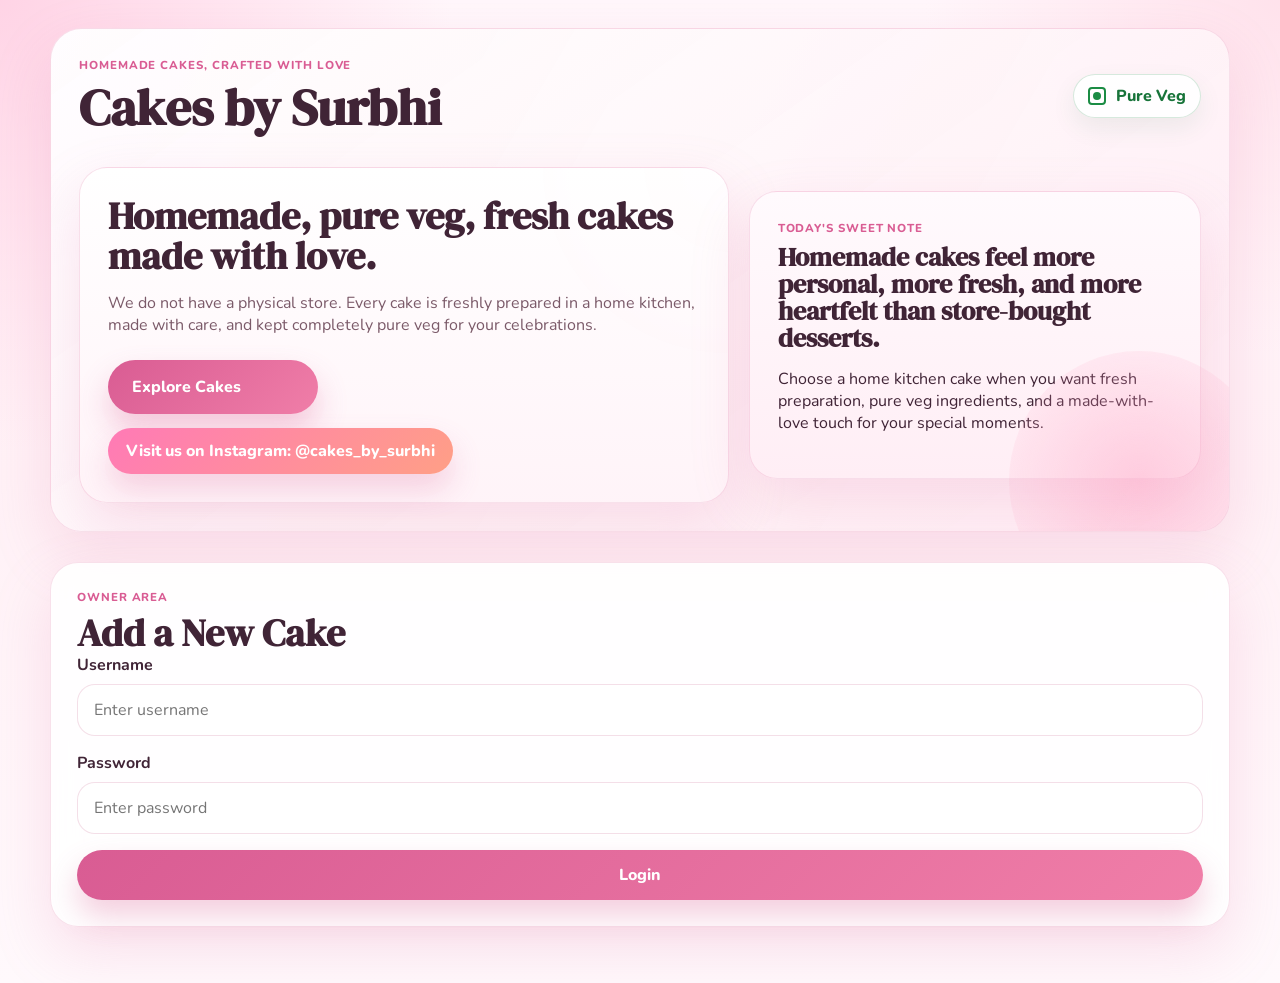
<file: index.html>
<!DOCTYPE html>
<html lang="en">
<head>
  <meta charset="UTF-8">
  <meta name="viewport" content="width=device-width, initial-scale=1.0">
  <title>Cakes by Surbhi</title>
  <link rel="preconnect" href="https://fonts.googleapis.com">
  <link rel="preconnect" href="https://fonts.gstatic.com" crossorigin>
  <link href="https://fonts.googleapis.com/css2?family=DM+Serif+Display:ital@0;1&family=Nunito:wght@400;500;700;800&display=swap" rel="stylesheet">
  <link rel="stylesheet" href="styles.css">
</head>
<body data-page="home">
  <div class="page-shell">
    <header class="hero">
      <nav class="topbar">
        <div>
          <p class="eyebrow">Homemade cakes, crafted with love</p>
          <h1>Cakes by Surbhi</h1>
        </div>
        <div class="veg-badge" aria-label="Pure veg">
          <span class="veg-icon"></span>
          <span>Pure Veg</span>
        </div>
      </nav>

      <section class="hero-content">
        <div class="hero-copy">
          <h2>Homemade, pure veg, fresh cakes made with love.</h2>
          <p>
            We do not have a physical store. Every cake is freshly prepared in a home kitchen, made with care, and kept
            completely pure veg for your celebrations.
          </p>
          <div class="hero-actions">
            <a class="btn btn-primary" href="menu.html">Explore Cakes</a>
          </div>
          <a class="insta-banner" href="https://instagram.com/cakes_by_surbhi" target="_blank" rel="noreferrer">
            Visit us on Instagram: @cakes_by_surbhi
          </a>
        </div>
        <div class="hero-card">
          <p class="hero-card-label">Today's sweet note</p>
          <h3>Homemade cakes feel more personal, more fresh, and more heartfelt than store-bought desserts.</h3>
          <p>Choose a home kitchen cake when you want fresh preparation, pure veg ingredients, and a made-with-love touch for your special moments.</p>
        </div>
      </section>
    </header>

    <main>
      <section id="ownerPanel" class="owner-panel" aria-label="Owner controls">
        <div class="panel-card">
          <div class="panel-header">
            <div>
              <p class="section-tag">Owner Area</p>
              <h2 id="panelTitle">Login to Manage Cakes</h2>
            </div>
            <button id="logoutButton" class="btn btn-outline hidden" type="button">Logout</button>
          </div>

          <form id="loginForm" class="stack">
            <label>
              <span>Username</span>
              <input id="username" name="username" type="text" placeholder="Enter username" required>
            </label>
            <label>
              <span>Password</span>
              <input id="password" name="password" type="password" placeholder="Enter password" required>
            </label>
            <button class="btn btn-primary" type="submit">Login</button>
          </form>

          <form id="cakeForm" class="stack hidden">
            <input id="editingCakeId" name="editingCakeId" type="hidden">
            <div class="grid-two">
              <label>
                <span>Cake Name</span>
                <input id="cakeName" name="cakeName" type="text" placeholder="Chocolate Truffle" required>
              </label>
              <label>
                <span>Price</span>
                <input id="cakePrice" name="cakePrice" type="number" min="0" step="1" placeholder="699" required>
              </label>
            </div>
            <label>
              <span>Size</span>
              <select id="cakeSize" name="cakeSize" required>
                <option value="">Select size</option>
                <option value="1 kg">1 kg</option>
                <option value="Half kg">Half kg</option>
                <option value="Bento">Bento</option>
              </select>
            </label>
            <div class="form-actions">
              <button id="saveCakeButton" class="btn btn-primary" type="submit">Add Cake</button>
              <button id="cancelEditButton" class="btn btn-outline hidden" type="button">Cancel Edit</button>
            </div>
            <p class="hint">Logged-in admin can add new cakes, edit existing ones, and delete cakes from the public menu.</p>
          </form>

          <p id="statusMessage" class="status" role="status" aria-live="polite"></p>
        </div>
      </section>
    </main>
  </div>

  <script src="script.js"></script>
</body>
</html>
</file>
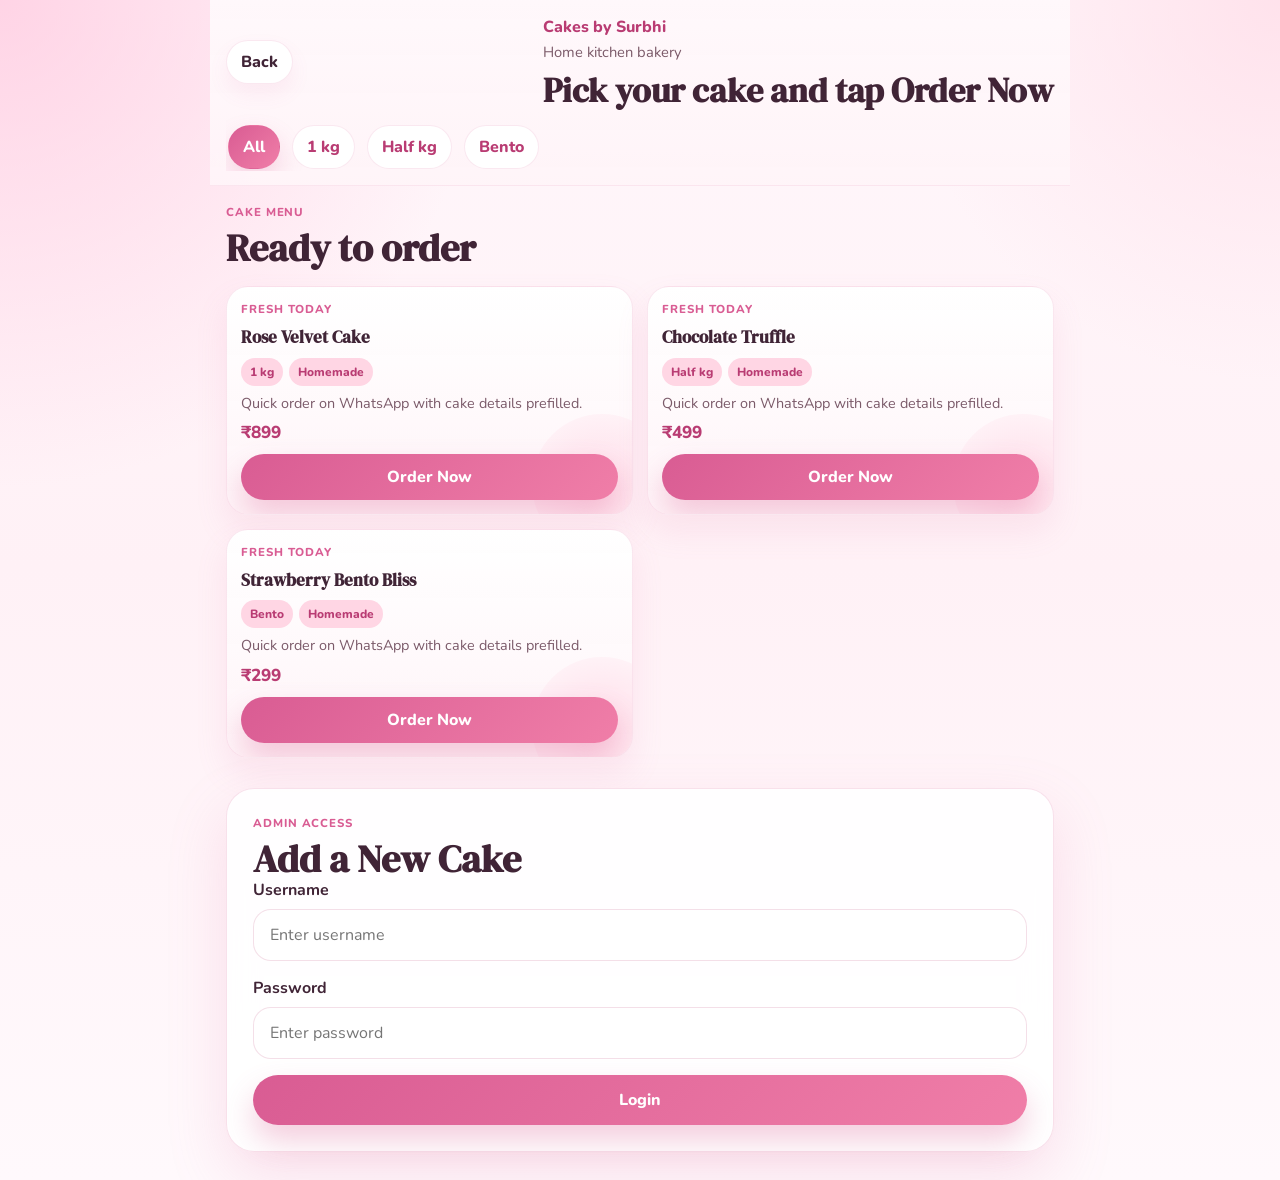
<file: menu.html>
<!DOCTYPE html>
<html lang="en">
<head>
  <meta charset="UTF-8">
  <meta name="viewport" content="width=device-width, initial-scale=1.0">
  <title>Cakes by Surbhi Menu</title>
  <link rel="preconnect" href="https://fonts.googleapis.com">
  <link rel="preconnect" href="https://fonts.gstatic.com" crossorigin>
  <link href="https://fonts.googleapis.com/css2?family=DM+Serif+Display:ital@0;1&family=Nunito:wght@400;500;700;800&display=swap" rel="stylesheet">
  <link rel="stylesheet" href="styles.css">
</head>
<body data-page="menu">
  <div class="menu-shell">
    <header class="menu-header">
      <div class="menu-header-top">
        <a class="back-link" href="index.html">Back</a>
        <div>
          <p class="menu-brand">Cakes by Surbhi</p>
          <p class="menu-caption">Home kitchen bakery</p>
          <h1 class="menu-note-title">Pick your cake and tap Order Now</h1>
        </div>
      </div>
      <div class="menu-strip">
        <button class="menu-pill is-active" type="button" data-filter="all">All</button>
        <button class="menu-pill" type="button" data-filter="1 kg">1 kg</button>
        <button class="menu-pill" type="button" data-filter="Half kg">Half kg</button>
        <button class="menu-pill" type="button" data-filter="Bento">Bento</button>
      </div>
    </header>

    <main class="menu-main">
      <section class="menu-section">
        <div class="menu-section-heading">
          <div>
            <p class="section-tag">Cake Menu</p>
            <h2>Ready to order</h2>
          </div>
        </div>
        <div id="cakeGrid" class="menu-grid" aria-live="polite"></div>
      </section>

      <section id="ownerPanel" class="owner-panel" aria-label="Owner controls">
        <div class="panel-card">
          <div class="panel-header">
            <div>
              <p class="section-tag">Admin Access</p>
              <h2 id="panelTitle">Login to Manage Cakes</h2>
            </div>
            <button id="logoutButton" class="btn btn-outline hidden" type="button">Logout</button>
          </div>

          <form id="loginForm" class="stack">
            <label>
              <span>Username</span>
              <input id="username" name="username" type="text" placeholder="Enter username" required>
            </label>
            <label>
              <span>Password</span>
              <input id="password" name="password" type="password" placeholder="Enter password" required>
            </label>
            <button class="btn btn-primary" type="submit">Login</button>
          </form>

          <form id="cakeForm" class="stack hidden">
            <input id="editingCakeId" name="editingCakeId" type="hidden">
            <div class="grid-two">
              <label>
                <span>Cake Name</span>
                <input id="cakeName" name="cakeName" type="text" placeholder="Chocolate Truffle" required>
              </label>
              <label>
                <span>Price</span>
                <input id="cakePrice" name="cakePrice" type="number" min="0" step="1" placeholder="699" required>
              </label>
            </div>
            <label>
              <span>Size</span>
              <select id="cakeSize" name="cakeSize" required>
                <option value="">Select size</option>
                <option value="1 kg">1 kg</option>
                <option value="Half kg">Half kg</option>
                <option value="Bento">Bento</option>
              </select>
            </label>
            <div class="form-actions">
              <button id="saveCakeButton" class="btn btn-primary" type="submit">Add Cake</button>
              <button id="cancelEditButton" class="btn btn-outline hidden" type="button">Cancel Edit</button>
            </div>
            <p class="hint">Logged-in admin can add, edit, and delete cakes directly from this menu page.</p>
          </form>

          <p id="statusMessage" class="status" role="status" aria-live="polite"></p>
        </div>
      </section>
    </main>
  </div>

  <script src="script.js"></script>
</body>
</html>
</file>
<file: styles.css>
:root {
  --bg: #fff8fb;
  --surface: rgba(255, 255, 255, 0.9);
  --primary: #d95c93;
  --primary-deep: #b93c73;
  --accent-soft: #ffd6e4;
  --text: #402436;
  --muted: #7b5a69;
  --border: rgba(217, 92, 147, 0.18);
  --shadow: 0 24px 60px rgba(219, 113, 161, 0.18);
}

* {
  box-sizing: border-box;
}

html {
  scroll-behavior: smooth;
}

body {
  margin: 0;
  min-height: 100vh;
  font-family: "Nunito", sans-serif;
  color: var(--text);
  background:
    radial-gradient(circle at top left, rgba(255, 193, 218, 0.65), transparent 28%),
    radial-gradient(circle at top right, rgba(255, 221, 232, 0.8), transparent 22%),
    linear-gradient(180deg, #fff7fb 0%, #fff1f6 48%, #fff9fc 100%);
}

a {
  color: inherit;
  text-decoration: none;
}

button,
input,
select {
  font: inherit;
}

.page-shell {
  width: min(1180px, calc(100% - 32px));
  margin: 0 auto;
  padding: 28px 0 56px;
}

.hero {
  position: relative;
  overflow: hidden;
  padding: 28px;
  border: 1px solid var(--border);
  border-radius: 32px;
  background:
    linear-gradient(145deg, rgba(255, 255, 255, 0.96), rgba(255, 236, 243, 0.92)),
    linear-gradient(120deg, rgba(255, 191, 215, 0.3), rgba(255, 255, 255, 0));
  box-shadow: var(--shadow);
}

.insta-banner {
  display: inline-flex;
  align-items: center;
  width: fit-content;
  margin-top: 14px;
  padding: 12px 18px;
  border-radius: 999px;
  background: linear-gradient(135deg, #ff7ab6 0%, #ff9f86 100%);
  color: #fff;
  font-weight: 800;
  box-shadow: 0 16px 30px rgba(217, 92, 147, 0.24);
}

.veg-badge {
  display: inline-flex;
  align-items: center;
  gap: 10px;
  padding: 10px 14px;
  border-radius: 999px;
  background: rgba(255, 255, 255, 0.92);
  border: 1px solid rgba(29, 135, 66, 0.18);
  color: #18743a;
  font-weight: 800;
  box-shadow: 0 10px 24px rgba(24, 116, 58, 0.08);
}

.veg-icon {
  width: 18px;
  height: 18px;
  border-radius: 4px;
  border: 2px solid #1b8c44;
  display: inline-flex;
  align-items: center;
  justify-content: center;
}

.veg-icon::before {
  content: "";
  width: 8px;
  height: 8px;
  border-radius: 50%;
  background: #1b8c44;
}

.hero::after {
  content: "";
  position: absolute;
  inset: auto -40px -80px auto;
  width: 260px;
  height: 260px;
  border-radius: 50%;
  background: radial-gradient(circle, rgba(255, 162, 195, 0.45), rgba(255, 162, 195, 0));
}

.topbar,
.hero-content,
.section-heading,
.panel-header,
.grid-two,
.menu-header-top,
.menu-section-heading {
  display: flex;
  gap: 20px;
}

.topbar,
.section-heading,
.panel-header,
.menu-header-top,
.menu-section-heading {
  align-items: center;
  justify-content: space-between;
}

.eyebrow,
.section-tag,
.hero-card-label,
.badge {
  margin: 0 0 8px;
  letter-spacing: 0.08em;
  text-transform: uppercase;
  font-size: 0.72rem;
  font-weight: 800;
  color: var(--primary);
}

h1,
h2,
h3 {
  margin: 0;
  font-family: "DM Serif Display", serif;
  line-height: 1.05;
}

h1 {
  font-size: clamp(2.2rem, 4vw, 4rem);
}

h2 {
  font-size: clamp(1.9rem, 3vw, 3rem);
}

h3 {
  font-size: 1.6rem;
}

.hero-content {
  align-items: stretch;
  margin-top: 32px;
}

.hero-copy,
.hero-card,
.panel-card,
.cake-card {
  border: 1px solid var(--border);
  border-radius: 28px;
  background: var(--surface);
  backdrop-filter: blur(14px);
  box-shadow: var(--shadow);
}

.hero-copy {
  flex: 1.2;
  padding: 28px;
  background:
    linear-gradient(180deg, rgba(255, 255, 255, 0.95), rgba(255, 243, 248, 0.95)),
    radial-gradient(circle at top right, rgba(255, 173, 204, 0.18), transparent 32%);
}

.hero-copy p,
.section-copy,
.hint,
.cake-meta,
.status,
.menu-subcopy {
  color: var(--muted);
}

.hero-card {
  flex: 0.8;
  padding: 28px;
  align-self: center;
  background: linear-gradient(180deg, #fffafd 0%, #ffeef5 100%);
}

.badge {
  display: inline-flex;
  align-items: center;
  margin-bottom: 16px;
  padding: 10px 14px;
  border-radius: 999px;
  background: var(--accent-soft);
  color: var(--primary-deep);
}

.hero-actions,
.form-actions,
.card-actions,
.cake-badges,
.menu-strip {
  display: flex;
  flex-wrap: wrap;
  gap: 12px;
}

.hero-actions {
  margin-top: 24px;
}

.btn {
  border: 0;
  border-radius: 999px;
  cursor: pointer;
  transition: transform 160ms ease, box-shadow 160ms ease, background 160ms ease;
}

.btn:hover {
  transform: translateY(-2px);
}

.btn-primary,
.btn-soft,
.btn-outline {
  padding: 14px 20px;
  font-weight: 800;
}

.btn-primary {
  color: #fff;
  background: linear-gradient(135deg, var(--primary) 0%, #f07ea8 100%);
  box-shadow: 0 16px 30px rgba(217, 92, 147, 0.3);
}

.btn-soft {
  color: var(--primary-deep);
  background: linear-gradient(180deg, #fff 0%, #fff4f8 100%);
  border: 1px solid rgba(217, 92, 147, 0.14);
  box-shadow: 0 12px 24px rgba(217, 92, 147, 0.12);
}

.btn-outline {
  color: var(--primary-deep);
  background: transparent;
  border: 1px solid rgba(185, 60, 115, 0.28);
}

.hero-actions .btn {
  min-width: 210px;
  padding: 16px 24px;
  font-size: 1rem;
}

.owner-panel,
.catalogue {
  margin-top: 30px;
}

.panel-card {
  padding: 26px;
}

.stack {
  display: grid;
  gap: 16px;
}

.grid-two > label {
  flex: 1;
}

label span {
  display: block;
  margin-bottom: 8px;
  font-weight: 700;
}

input,
select {
  width: 100%;
  padding: 14px 16px;
  border: 1px solid rgba(185, 60, 115, 0.16);
  border-radius: 18px;
  background: rgba(255, 255, 255, 0.95);
  color: var(--text);
  outline: none;
}

input:focus,
select:focus {
  border-color: var(--primary);
  box-shadow: 0 0 0 4px rgba(217, 92, 147, 0.12);
}

.hint,
.status,
.menu-brand,
.menu-subcopy {
  margin: 0;
}

.cake-grid {
  display: grid;
  grid-template-columns: repeat(3, minmax(0, 1fr));
  gap: 22px;
  margin-top: 22px;
}

.cake-card,
.menu-card {
  position: relative;
  overflow: hidden;
}

.cake-card {
  padding: 22px;
}

.cake-card::before,
.menu-card::before {
  content: "";
  position: absolute;
  inset: auto -40px -40px auto;
  width: 140px;
  height: 140px;
  border-radius: 50%;
  background: radial-gradient(circle, rgba(255, 178, 205, 0.35), rgba(255, 178, 205, 0));
}

.cake-badges {
  margin: 16px 0;
}

.chip {
  display: inline-flex;
  align-items: center;
  padding: 8px 12px;
  border-radius: 999px;
  background: var(--accent-soft);
  color: var(--primary-deep);
  font-size: 0.86rem;
  font-weight: 800;
}

.price {
  margin: 10px 0 18px;
  font-size: 1.5rem;
  font-weight: 800;
  color: var(--primary-deep);
}

.card-actions {
  position: relative;
  z-index: 1;
}

.card-actions .btn {
  text-align: center;
}

.owner-action {
  min-width: 96px;
}

.btn-danger {
  color: #fff;
  background: linear-gradient(135deg, #d45a7e 0%, #b93c73 100%);
  box-shadow: 0 14px 28px rgba(185, 60, 115, 0.26);
}

.hidden {
  display: none !important;
}

.menu-shell {
  width: min(100%, 860px);
  margin: 0 auto;
  padding-bottom: 28px;
}

.menu-header {
  position: sticky;
  top: 0;
  z-index: 10;
  padding: 16px 16px 14px;
  background: linear-gradient(180deg, rgba(255, 248, 251, 0.98), rgba(255, 244, 248, 0.96));
  backdrop-filter: blur(14px);
  border-bottom: 1px solid rgba(217, 92, 147, 0.12);
}

.menu-brand {
  font-weight: 800;
  color: var(--primary-deep);
}

.menu-caption {
  margin: 4px 0 0;
  color: var(--muted);
  font-size: 0.92rem;
}

.menu-note-title {
  margin: 10px 0 0;
  font-size: clamp(1.4rem, 3.2vw, 2.1rem);
  font-family: "DM Serif Display", serif;
  line-height: 1.1;
}

.back-link {
  display: inline-flex;
  align-items: center;
  padding: 10px 14px;
  border-radius: 999px;
  background: #fff;
  border: 1px solid rgba(217, 92, 147, 0.14);
  box-shadow: 0 10px 20px rgba(217, 92, 147, 0.08);
  font-weight: 800;
}

.menu-strip {
  overflow-x: auto;
  padding: 16px 2px 2px;
}

.menu-strip::-webkit-scrollbar {
  display: none;
}

.menu-pill {
  white-space: nowrap;
  padding: 10px 14px;
  border-radius: 999px;
  background: #fff;
  border: 1px solid rgba(217, 92, 147, 0.14);
  color: var(--primary-deep);
  font-weight: 800;
  cursor: pointer;
}

.menu-pill.is-active {
  color: #fff;
  background: linear-gradient(135deg, var(--primary) 0%, #f07ea8 100%);
  border-color: transparent;
  box-shadow: 0 12px 24px rgba(217, 92, 147, 0.22);
}

.menu-main {
  padding: 18px 16px 0;
}

.menu-grid {
  display: grid;
  grid-template-columns: repeat(2, minmax(0, 1fr));
  gap: 14px;
  margin-top: 18px;
}

.menu-card {
  display: block;
  min-height: 0;
  padding: 14px;
  border-radius: 22px;
  border: 1px solid rgba(217, 92, 147, 0.14);
  background: linear-gradient(180deg, rgba(255, 255, 255, 0.96), rgba(255, 244, 248, 0.94));
  box-shadow: 0 16px 32px rgba(219, 113, 161, 0.12);
}

.menu-card .section-tag {
  margin-bottom: 10px;
}

.menu-card h3 {
  font-size: 1.06rem;
  min-height: 0;
  line-height: 1.2;
}

.menu-card .cake-badges {
  margin: 10px 0 8px;
  gap: 6px;
}

.menu-card .chip {
  padding: 6px 9px;
  font-size: 0.75rem;
}

.menu-card .price {
  margin: 8px 0 10px;
  font-size: 1.08rem;
}

.menu-card .card-actions {
  gap: 8px;
}

.menu-card .card-actions .btn {
  width: 100%;
  min-width: 0;
  padding: 12px 14px;
}

.menu-card .section-tag,
.menu-card h3,
.menu-card .cake-badges,
.menu-card .cake-meta,
.menu-card .price {
  position: relative;
  z-index: 1;
}

.menu-card .cake-meta {
  margin: 0;
  font-size: 0.9rem;
  line-height: 1.35;
}

.menu-empty-state {
  grid-column: 1 / -1;
}

.menu-admin-link {
  white-space: nowrap;
}

.menu-admin-footer {
  margin-top: 22px;
}

.menu-admin-card {
  display: flex;
  align-items: center;
  justify-content: space-between;
  gap: 18px;
}

@media (max-width: 960px) {
  .hero-content,
  .section-heading,
  .panel-header,
  .grid-two {
    flex-direction: column;
  }

  .cake-grid {
    grid-template-columns: repeat(2, minmax(0, 1fr));
  }
}

@media (max-width: 640px) {
  .page-shell {
    width: min(100% - 20px, 1180px);
    padding-top: 16px;
  }

  .hero,
  .panel-card,
  .cake-card,
  .hero-copy,
  .hero-card {
    border-radius: 24px;
  }

  .cake-grid {
    grid-template-columns: 1fr;
  }

  .menu-grid {
    grid-template-columns: 1fr;
  }

  .btn-primary,
  .btn-soft,
  .btn-outline {
    width: 100%;
    text-align: center;
  }

  .hero {
    padding: 20px;
  }

  .hero-copy,
  .hero-card,
  .panel-card,
  .cake-card,
  .menu-card {
    padding: 20px;
  }

  .form-actions,
  .card-actions,
  .hero-actions,
  .menu-section-heading,
  .menu-admin-card {
    flex-direction: column;
  }

  .topbar {
    flex-direction: column;
    align-items: flex-start;
    gap: 14px;
  }

  .insta-banner {
    width: 100%;
    justify-content: center;
  }

  .form-actions .btn,
  .card-actions .btn,
  .hero-actions .btn,
  .menu-section-heading .btn,
  .menu-admin-card .btn {
    width: 100%;
    min-width: 0;
  }

  .price {
    font-size: 1.3rem;
  }

  .menu-header-top {
    align-items: flex-start;
    flex-direction: column;
  }

  .menu-card .card-actions .btn {
    width: 100%;
  }
}

@media (max-width: 420px) {
  .page-shell {
    width: calc(100% - 14px);
  }

  h1 {
    font-size: 2rem;
  }

  h2 {
    font-size: 1.7rem;
  }

  .hero,
  .hero-copy,
  .hero-card,
  .panel-card,
  .cake-card,
  .menu-card {
    border-radius: 20px;
  }

  input,
  select {
    padding: 12px 14px;
  }

  .menu-header,
  .menu-main {
    padding-left: 12px;
    padding-right: 12px;
  }

  .menu-grid {
    gap: 12px;
  }

  .menu-card {
    padding: 14px;
    border-radius: 18px;
  }

  .menu-card h3 {
    font-size: 1.05rem;
  }
}
</file>
